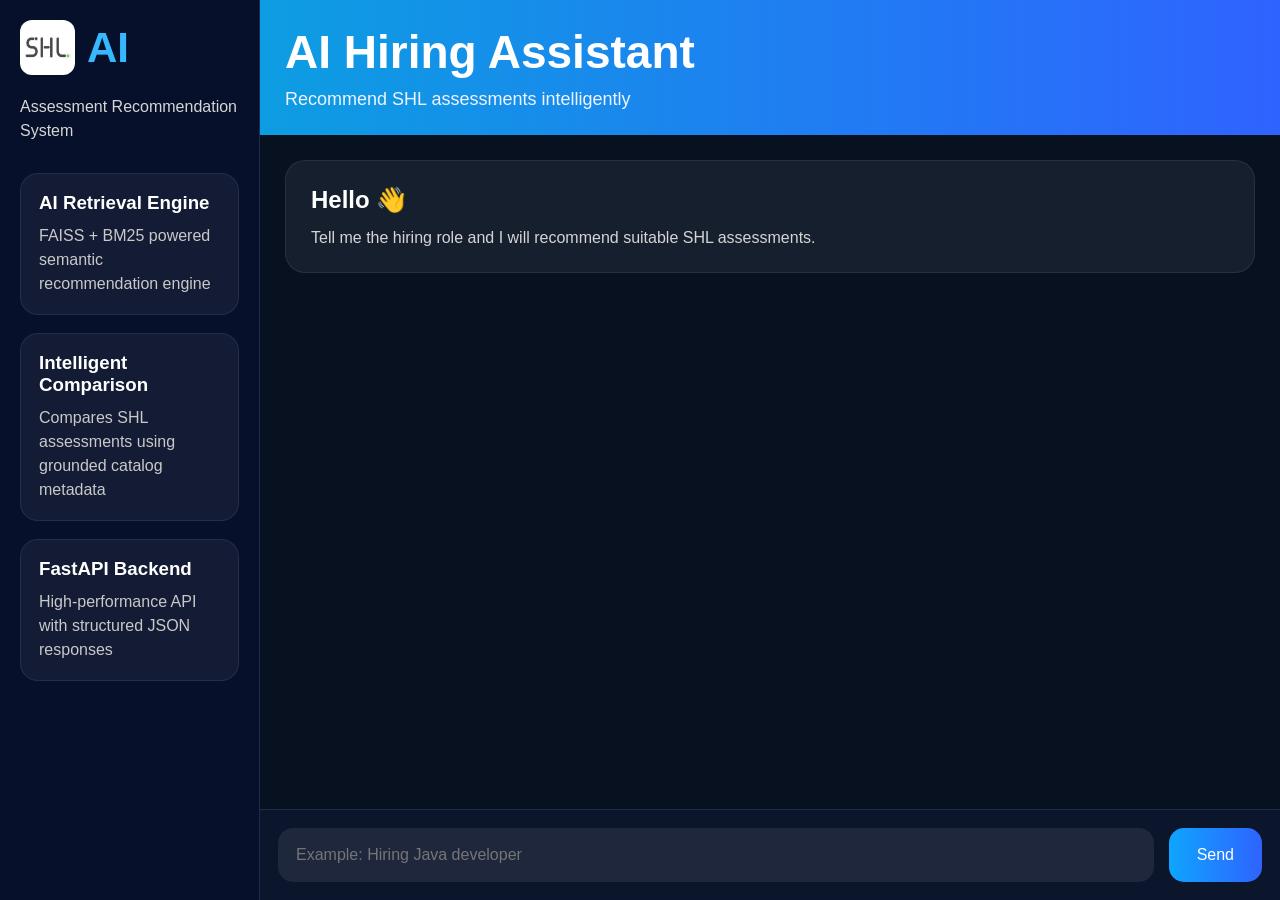
<file: frontend/index.html>
<!DOCTYPE html>
<html lang="en">

<head>

    <meta charset="UTF-8">

    <meta
        name="viewport"
        content="width=device-width, initial-scale=1.0"
    >

    <title>
        SHL AI Hiring Assistant
    </title>

    <link
        rel="stylesheet"
        href="style.css"
    >

</head>

<body>

    <div class="container">

        <!-- ===================================
        SIDEBAR
        ==================================== -->

        <div class="sidebar">

            <!-- Logo -->

            <div class="logo-container">

                <img
                    src="shl_logo.jpg"
                    alt="SHL Logo"
                    class="logo-image"
                >

                <h1>AI</h1>

            </div>

            <p class="sidebar-text">

                Assessment Recommendation
                System

            </p>

            <!-- Feature Cards -->

            <div class="feature-card">

                <h3>
                    AI Retrieval Engine
                </h3>

                <p>
                    FAISS + BM25 powered
                    semantic recommendation
                    engine
                </p>

            </div>

            <div class="feature-card">

                <h3>
                    Intelligent Comparison
                </h3>

                <p>
                    Compares SHL assessments
                    using grounded catalog
                    metadata
                </p>

            </div>

            <div class="feature-card">

                <h3>
                    FastAPI Backend
                </h3>

                <p>
                    High-performance API
                    with structured JSON
                    responses
                </p>

            </div>

        </div>

        <!-- ===================================
        MAIN AREA
        ==================================== -->

        <div class="main">

            <!-- Header -->

            <div class="header">

                <h1>
                    AI Hiring Assistant
                </h1>

                <p>
                    Recommend SHL assessments
                    intelligently
                </p>

            </div>

            <!-- Chat Area -->

            <div
                class="chat-area"
                id="chat-area"
            >

                <!-- Welcome -->

                <div class="welcome-card">

                    <h2>
                        Hello 👋
                    </h2>

                    <p>

                        Tell me the hiring role
                        and I will recommend
                        suitable SHL assessments.

                    </p>

                </div>

            </div>

            <!-- Input -->

            <div class="input-area">

                <input
                    type="text"
                    id="message-input"
                    placeholder="Example: Hiring Java developer"
                >

                <button onclick="sendMessage()">
                    Send
                </button>

            </div>

        </div>

    </div>

    <script src="script.js"></script>

</body>

</html>
</file>
<file: frontend/style.css>
/* ===================================
GLOBAL
=================================== */

* {
    margin: 0;
    padding: 0;
    box-sizing: border-box;
}

body {

    font-family: Arial, sans-serif;

    background: #081120;

    color: white;

    height: 100vh;

    overflow: hidden;
}

/* ===================================
LAYOUT
=================================== */

.container {

    display: flex;

    height: 100vh;
}

/* ===================================
SIDEBAR
=================================== */

.sidebar {

    width: 260px;

    background: #07102a;

    padding: 20px;

    border-right: 1px solid #1d2c4d;
}

/* ===================================
LOGO
=================================== */

.logo-container {

    display: flex;

    align-items: center;

    gap: 12px;

    margin-bottom: 20px;
}

.logo-image {

    width: 55px;

    height: 55px;

    border-radius: 12px;
}

.logo-container h1 {

    font-size: 42px;

    color: #35b8ff;
}

.sidebar-text {

    color: #d6d6d6;

    line-height: 1.5;

    margin-bottom: 30px;
}

/* ===================================
FEATURE CARDS
=================================== */

.feature-card {

    background: rgba(255,255,255,0.05);

    border: 1px solid rgba(255,255,255,0.08);

    padding: 18px;

    border-radius: 18px;

    margin-bottom: 18px;

    transition: 0.3s ease;
}

.feature-card:hover {

    transform: translateY(-5px);

    background: rgba(255,255,255,0.08);
}

.feature-card h3 {

    margin-bottom: 10px;
}

.feature-card p {

    color: #c9c9c9;

    line-height: 1.5;
}

/* ===================================
MAIN
=================================== */

.main {

    flex: 1;

    display: flex;

    flex-direction: column;
}

/* ===================================
HEADER
=================================== */

.header {

    background: linear-gradient(
        90deg,
        #0d9de2,
        #2f63ff
    );

    padding: 25px;
}

.header h1 {

    font-size: 46px;

    margin-bottom: 10px;
}

.header p {

    font-size: 18px;

    color: #eef4ff;
}

/* ===================================
CHAT AREA
=================================== */

.chat-area {

    flex: 1;

    overflow-y: auto;

    padding: 25px;
}

/* ===================================
WELCOME CARD
=================================== */

.welcome-card {

    background: rgba(255,255,255,0.06);

    padding: 25px;

    border-radius: 20px;

    border: 1px solid rgba(255,255,255,0.08);

    margin-bottom: 25px;
}

.welcome-card h2 {

    margin-bottom: 15px;
}

.welcome-card p {

    color: #d5d5d5;
}

/* ===================================
USER MESSAGE
=================================== */

.user-message {

    background: #2f63ff;

    padding: 16px;

    border-radius: 18px;

    margin-bottom: 20px;

    margin-left: auto;

    max-width: 70%;

    font-size: 16px;
}

/* ===================================
BOT MESSAGE
=================================== */

.bot-message {

    background: rgba(255,255,255,0.07);

    padding: 20px;

    border-radius: 20px;

    margin-bottom: 20px;

    max-width: 85%;

    border: 1px solid rgba(255,255,255,0.08);
}

/* ===================================
ASSESSMENT CARD
=================================== */

.assessment-card {

    background: rgba(255,255,255,0.05);

    border-radius: 18px;

    padding: 20px;

    margin-top: 18px;

    border: 1px solid rgba(255,255,255,0.08);

    transition: 0.3s ease;
}

.assessment-card:hover {

    transform: translateY(-4px);

    background: rgba(255,255,255,0.09);
}

.assessment-card h3 {

    margin-bottom: 12px;
}

.assessment-card p {

    color: #d4d4d4;

    margin-bottom: 12px;

    line-height: 1.5;
}

.assessment-card a {

    color: #48b8ff;

    text-decoration: none;

    font-weight: bold;
}

.assessment-card a:hover {

    text-decoration: underline;
}

/* ===================================
TAGS
=================================== */

.tag {

    display: inline-block;

    padding: 8px 14px;

    border-radius: 20px;

    margin-top: 10px;

    font-size: 14px;

    font-weight: bold;
}

/* Technical */

.tag.technical {

    background: #2196f3;
}

/* Cognitive */

.tag.cognitive {

    background: #8a4dff;
}

/* Personality */

.tag.personality {

    background: #17b26a;
}

/* Finance */

.tag.finance {

    background: #ff9800;
}

/* General */

.tag.general {

    background: #6d778d;
}

/* ===================================
LOADING
=================================== */

.loading {

    color: #9fd2ff;

    animation: blink 1s infinite;
}

@keyframes blink {

    0% {
        opacity: 0.3;
    }

    50% {
        opacity: 1;
    }

    100% {
        opacity: 0.3;
    }
}

/* ===================================
INPUT AREA
=================================== */

.input-area {

    display: flex;

    padding: 18px;

    background: #0b152b;

    border-top: 1px solid #1e2c4d;
}

.input-area input {

    flex: 1;

    padding: 18px;

    border-radius: 15px;

    border: none;

    outline: none;

    background: rgba(255,255,255,0.08);

    color: white;

    font-size: 16px;
}

.input-area button {

    margin-left: 15px;

    padding: 18px 28px;

    border: none;

    border-radius: 15px;

    background: linear-gradient(
        90deg,
        #0ea5ff,
        #2f63ff
    );

    color: white;

    font-size: 16px;

    cursor: pointer;

    transition: 0.3s ease;
}

.input-area button:hover {

    transform: scale(1.05);
}

/* ===================================
SCROLLBAR
=================================== */

::-webkit-scrollbar {

    width: 8px;
}

::-webkit-scrollbar-thumb {

    background: #2f63ff;

    border-radius: 10px;
}
</file>
<file: static/style.css>
/* ===================================
GLOBAL
=================================== */

* {
    margin: 0;
    padding: 0;
    box-sizing: border-box;
}

body {

    font-family: Arial, sans-serif;

    background: #081120;

    color: white;

    height: 100vh;

    overflow: hidden;
}

/* ===================================
LAYOUT
=================================== */

.container {

    display: flex;

    height: 100vh;
}

/* ===================================
SIDEBAR
=================================== */

.sidebar {

    width: 260px;

    background: #07102a;

    padding: 20px;

    border-right: 1px solid #1d2c4d;
}

/* ===================================
LOGO
=================================== */

.logo-container {

    display: flex;

    align-items: center;

    gap: 12px;

    margin-bottom: 20px;
}

.logo-image {

    width: 55px;

    height: 55px;

    border-radius: 12px;
}

.logo-container h1 {

    font-size: 42px;

    color: #35b8ff;
}

.sidebar-text {

    color: #d6d6d6;

    line-height: 1.5;

    margin-bottom: 30px;
}

/* ===================================
FEATURE CARDS
=================================== */

.feature-card {

    background: rgba(255,255,255,0.05);

    border: 1px solid rgba(255,255,255,0.08);

    padding: 18px;

    border-radius: 18px;

    margin-bottom: 18px;

    transition: 0.3s ease;
}

.feature-card:hover {

    transform: translateY(-5px);

    background: rgba(255,255,255,0.08);
}

.feature-card h3 {

    margin-bottom: 10px;
}

.feature-card p {

    color: #c9c9c9;

    line-height: 1.5;
}

/* ===================================
MAIN
=================================== */

.main {

    flex: 1;

    display: flex;

    flex-direction: column;
}

/* ===================================
HEADER
=================================== */

.header {

    background: linear-gradient(
        90deg,
        #0d9de2,
        #2f63ff
    );

    padding: 25px;
}

.header h1 {

    font-size: 46px;

    margin-bottom: 10px;
}

.header p {

    font-size: 18px;

    color: #eef4ff;
}

/* ===================================
CHAT AREA
=================================== */

.chat-area {

    flex: 1;

    overflow-y: auto;

    padding: 25px;
}

/* ===================================
WELCOME CARD
=================================== */

.welcome-card {

    background: rgba(255,255,255,0.06);

    padding: 25px;

    border-radius: 20px;

    border: 1px solid rgba(255,255,255,0.08);

    margin-bottom: 25px;
}

.welcome-card h2 {

    margin-bottom: 15px;
}

.welcome-card p {

    color: #d5d5d5;
}

/* ===================================
USER MESSAGE
=================================== */

.user-message {

    background: #2f63ff;

    padding: 16px;

    border-radius: 18px;

    margin-bottom: 20px;

    margin-left: auto;

    max-width: 70%;

    font-size: 16px;
}

/* ===================================
BOT MESSAGE
=================================== */

.bot-message {

    background: rgba(255,255,255,0.07);

    padding: 20px;

    border-radius: 20px;

    margin-bottom: 20px;

    max-width: 85%;

    border: 1px solid rgba(255,255,255,0.08);
}

/* ===================================
ASSESSMENT CARD
=================================== */

.assessment-card {

    background: rgba(255,255,255,0.05);

    border-radius: 18px;

    padding: 20px;

    margin-top: 18px;

    border: 1px solid rgba(255,255,255,0.08);

    transition: 0.3s ease;
}

.assessment-card:hover {

    transform: translateY(-4px);

    background: rgba(255,255,255,0.09);
}

.assessment-card h3 {

    margin-bottom: 12px;
}

.assessment-card p {

    color: #d4d4d4;

    margin-bottom: 12px;

    line-height: 1.5;
}

.assessment-card a {

    color: #48b8ff;

    text-decoration: none;

    font-weight: bold;
}

.assessment-card a:hover {

    text-decoration: underline;
}

/* ===================================
TAGS
=================================== */

.tag {

    display: inline-block;

    padding: 8px 14px;

    border-radius: 20px;

    margin-top: 10px;

    font-size: 14px;

    font-weight: bold;
}

/* Technical */

.tag.technical {

    background: #2196f3;
}

/* Cognitive */

.tag.cognitive {

    background: #8a4dff;
}

/* Personality */

.tag.personality {

    background: #17b26a;
}

/* Finance */

.tag.finance {

    background: #ff9800;
}

/* General */

.tag.general {

    background: #6d778d;
}

/* ===================================
LOADING
=================================== */

.loading {

    color: #9fd2ff;

    animation: blink 1s infinite;
}

@keyframes blink {

    0% {
        opacity: 0.3;
    }

    50% {
        opacity: 1;
    }

    100% {
        opacity: 0.3;
    }
}

/* ===================================
INPUT AREA
=================================== */

.input-area {

    display: flex;

    padding: 18px;

    background: #0b152b;

    border-top: 1px solid #1e2c4d;
}

.input-area input {

    flex: 1;

    padding: 18px;

    border-radius: 15px;

    border: none;

    outline: none;

    background: rgba(255,255,255,0.08);

    color: white;

    font-size: 16px;
}

.input-area button {

    margin-left: 15px;

    padding: 18px 28px;

    border: none;

    border-radius: 15px;

    background: linear-gradient(
        90deg,
        #0ea5ff,
        #2f63ff
    );

    color: white;

    font-size: 16px;

    cursor: pointer;

    transition: 0.3s ease;
}

.input-area button:hover {

    transform: scale(1.05);
}

/* ===================================
SCROLLBAR
=================================== */

::-webkit-scrollbar {

    width: 8px;
}

::-webkit-scrollbar-thumb {

    background: #2f63ff;

    border-radius: 10px;
}
</file>
